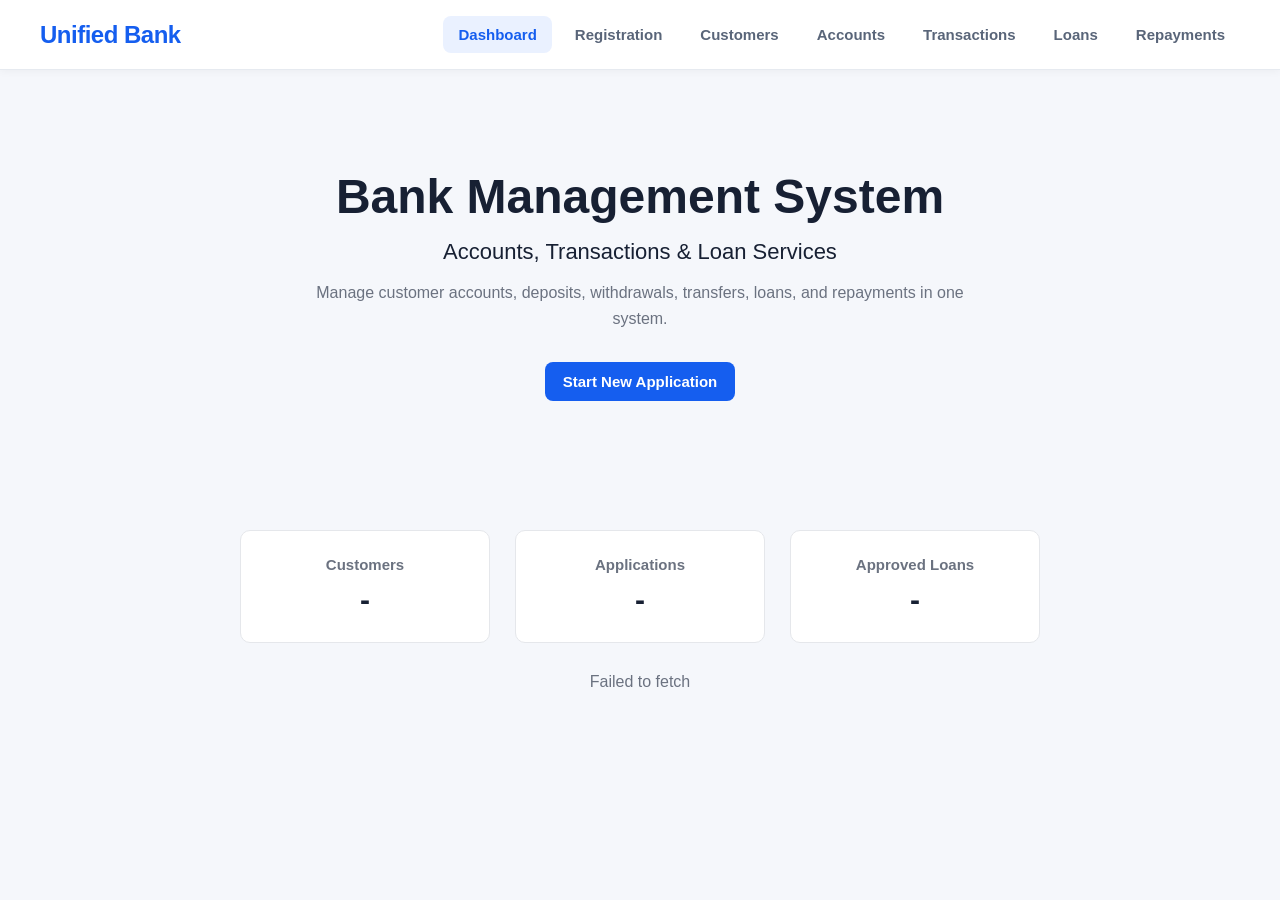
<file: frontend/index.html>
<!DOCTYPE html>
<html lang="en">
<head>
    <meta charset="UTF-8">
    <meta name="viewport" content="width=device-width, initial-scale=1.0">
    <title>Unified Bank Management System</title>
    <link rel="stylesheet" href="css/style.css">
</head>

<body>
<header class="navbar">

    <div class="logo">
        Unified Bank
    </div>

    <nav>

        <a href="../index.html" class="active">
            Dashboard
        </a>

        <a href="pages/registration.html">
            Registration
        </a>

        <a href="pages/customers.html">
            Customers
        </a>
        <a href="pages/accounts.html">Accounts</a>
        <a href="pages/transactions.html">Transactions</a>

        <a href="pages/loans.html">
            Loans
        </a>

        <a href="pages/repayments.html">
            Repayments
        </a>

    </nav>

</header>


    <main>

        <section class="hero">

            <div class="hero-content">

                <h1>Bank Management System</h1>

                <p>
                    Accounts, Transactions & Loan Services
                </p>

                <p class="description">
                    Manage customer accounts, deposits, withdrawals, transfers, loans, and repayments in one system.
                </p>

                <a href="pages/registration.html" class="primary-button">
                    Start New Application
                </a>

            </div>

        </section>


        <section class="statistics">

            <div class="stat-card">
                <h3>Customers</h3>
                <p id="customerCount">Loading...</p>
            </div>

            <div class="stat-card">
                <h3>Applications</h3>
                <p id="applicationCount">Loading...</p>
            </div>

            <div class="stat-card">
                <h3>Approved Loans</h3>
                <p id="approvedLoanCount">Loading...</p>
            </div>

        </section>

        <p id="dashboardMessage" class="dashboard-message" role="status" aria-live="polite"></p>

    </main>

    <script src="js/api.js"></script>
    <script src="js/script.js"></script>

</body>
</html>
</file>
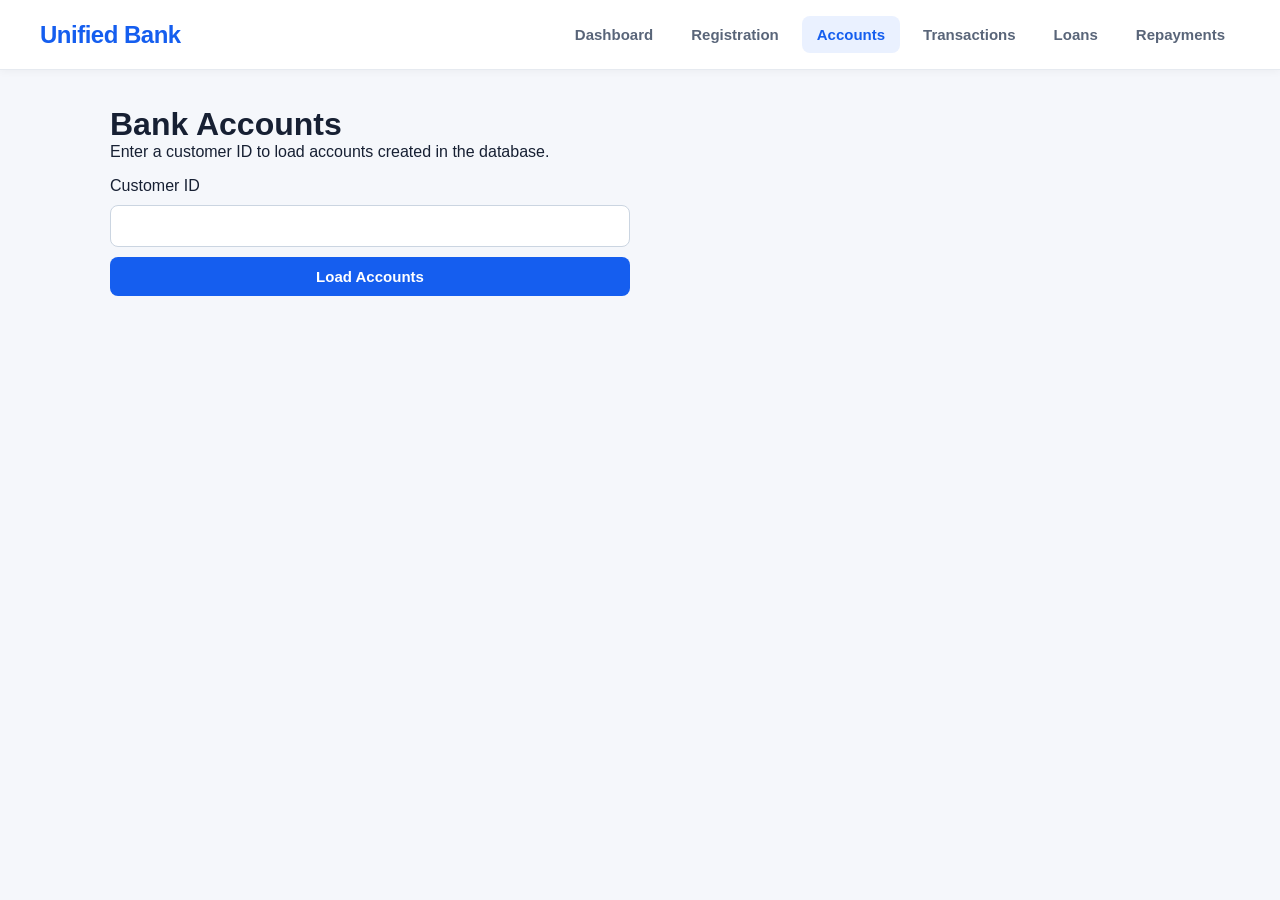
<file: frontend/pages/accounts.html>
<!DOCTYPE html><html lang="en"><head><meta charset="UTF-8"><meta name="viewport" content="width=device-width, initial-scale=1"><title>Accounts | Unified Bank</title><link rel="stylesheet" href="../css/style.css"></head><body><header class="navbar"><div class="logo">Unified Bank</div><nav><a href="../index.html">Dashboard</a><a href="registration.html">Registration</a><a href="accounts.html" class="active">Accounts</a><a href="transactions.html">Transactions</a><a href="loans.html">Loans</a><a href="repayments.html">Repayments</a></nav></header><main class="page-content"><h1>Bank Accounts</h1><p>Enter a customer ID to load accounts created in the database.</p><form id="accountSearch"><label for="customerId">Customer ID</label><input id="customerId" type="number" min="1" required><button class="primary-button" type="submit">Load Accounts</button></form><p id="message" role="status"></p><div id="accounts" class="cards-grid"></div></main><script src="../js/api.js"></script><script src="../js/accounts.js"></script></body></html>
</file>
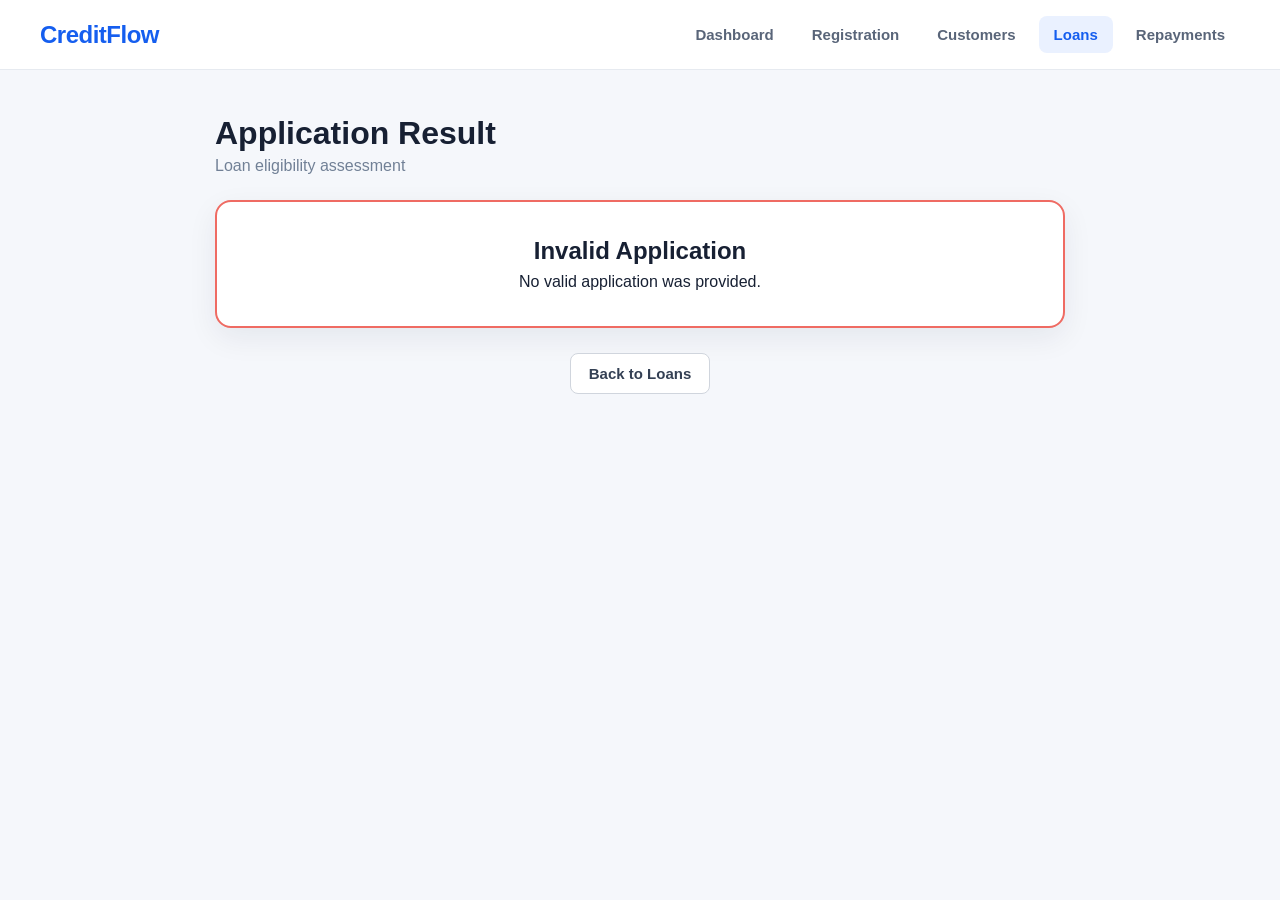
<file: frontend/pages/application-result.html>
<!DOCTYPE html>
<html lang="en">

<head>

    <meta charset="UTF-8">

    <meta name="viewport"
          content="width=device-width, initial-scale=1.0">

    <title>Application Result - CreditFlow</title>

    <link rel="stylesheet"
          href="../css/style.css">

</head>


<body>

<header class="navbar">

    <div class="logo">
        CreditFlow
    </div>


    <nav>

        <a href="../index.html">
            Dashboard
        </a>

        <a href="registration.html">
            Registration
        </a>

        <a href="customers.html">
            Customers
        </a>

        <a href="loans.html"
           class="active">
            Loans
        </a>

        <a href="repayments.html">
            Repayments
        </a>

    </nav>

</header>


<main class="result-page">

    <div class="result-container">

        <div class="page-heading">

            <h1>
                Application Result
            </h1>

            <p>
                Loan eligibility assessment
            </p>

        </div>


        <div id="resultContainer">

            <p class="loading">
                Evaluating application...
            </p>

        </div>


        <div class="result-actions">

            <a
                href="loans.html"
                class="secondary-button">

                Back to Loans

            </a>


            <a
                id="repaymentButton"
                href="#"
                class="primary-button"
                style="display:none;">

                View Repayment Schedule

            </a>

        </div>

    </div>

</main>


<script src="../js/api.js"></script>
<script src="../js/application-result.js"></script>

</body>

</html>
</file>
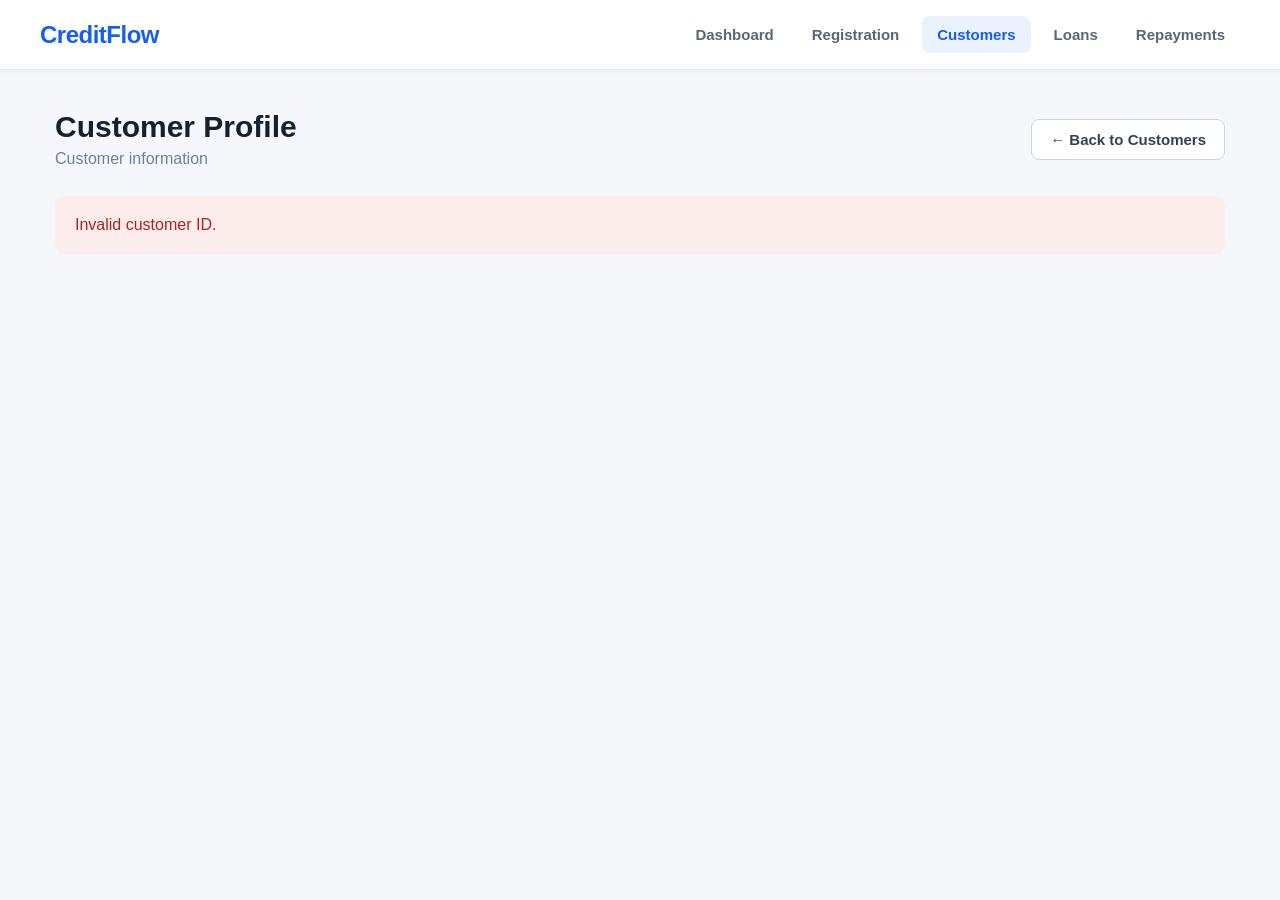
<file: frontend/pages/customer-profile.html>
<!DOCTYPE html>
<html lang="en">

<head>

    <meta charset="UTF-8">
    <meta name="viewport"
          content="width=device-width, initial-scale=1.0">

    <title>Customer Profile - CreditFlow</title>

    <link rel="stylesheet"
          href="../css/style.css">

</head>


<body>

<header class="navbar">

    <div class="logo">
        CreditFlow
    </div>

    <nav>

        <a href="../index.html">
            Dashboard
        </a>

        <a href="registration.html">
            Registration
        </a>

        <a href="customers.html"
           class="active">
            Customers
        </a>

        <a href="loans.html">
            Loans
        </a>

        <a href="repayments.html">
            Repayments
        </a>

    </nav>

</header>


<main class="page">

    <div class="page-header">

        <div>

            <h1>
                Customer Profile
            </h1>

            <p>
                Customer information
            </p>

        </div>

        <a href="customers.html"
           class="secondary-button">
            ← Back to Customers
        </a>

    </div>


    <div id="customerDetails">

        <p class="loading">
            Loading customer...
        </p>

    </div>

</main>


<script src="../js/api.js"></script>
<script src="../js/customer-profile.js"></script>

</body>

</html>
</file>
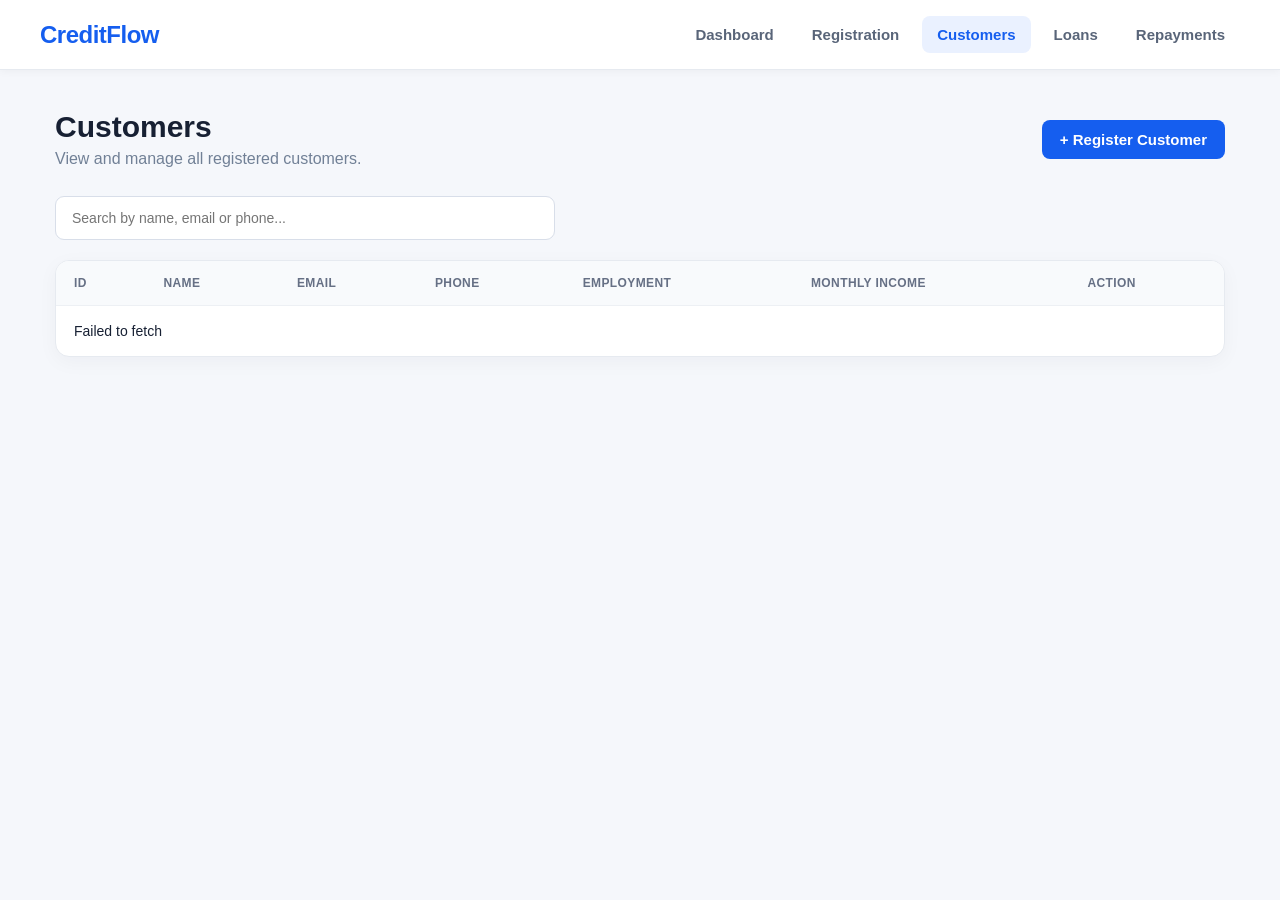
<file: frontend/pages/customers.html>
<!DOCTYPE html>
<html lang="en">

<head>
    <meta charset="UTF-8">
    <meta name="viewport" content="width=device-width, initial-scale=1.0">

    <title>Customers - CreditFlow</title>

    <link rel="stylesheet" href="../css/style.css">
</head>

<body>

<header class="navbar">

    <div class="logo">CreditFlow</div>

    <nav>

        <a href="../index.html">Dashboard</a>

        <a href="registration.html">Registration</a>

        <a href="customers.html" class="active">
            Customers
        </a>

        <a href="loans.html">
            Loans
        </a>

        <a href="repayments.html">
            Repayments
        </a>

    </nav>

</header>


<main class="page">

    <div class="page-header">

        <div>
            <h1>Customers</h1>

            <p>
                View and manage all registered customers.
            </p>
        </div>

        <a href="registration.html"
           class="primary-button">
            + Register Customer
        </a>

    </div>


    <div class="search-bar">

        <input
            type="text"
            id="customerSearch"
            placeholder="Search by name, email or phone..."
        >

    </div>


    <div class="table-card">

        <table>

            <thead>

                <tr>

                    <th>ID</th>

                    <th>Name</th>

                    <th>Email</th>

                    <th>Phone</th>

                    <th>Employment</th>

                    <th>Monthly Income</th>

                    <th>Action</th>

                </tr>

            </thead>


            <tbody id="customerTable">

                <tr>

                    <td colspan="7"
                        class="loading">

                        Loading customers...

                    </td>

                </tr>

            </tbody>

        </table>

    </div>

</main>


<script src="../js/api.js"></script>
<script src="../js/customers.js"></script>

</body>

</html>
</file>
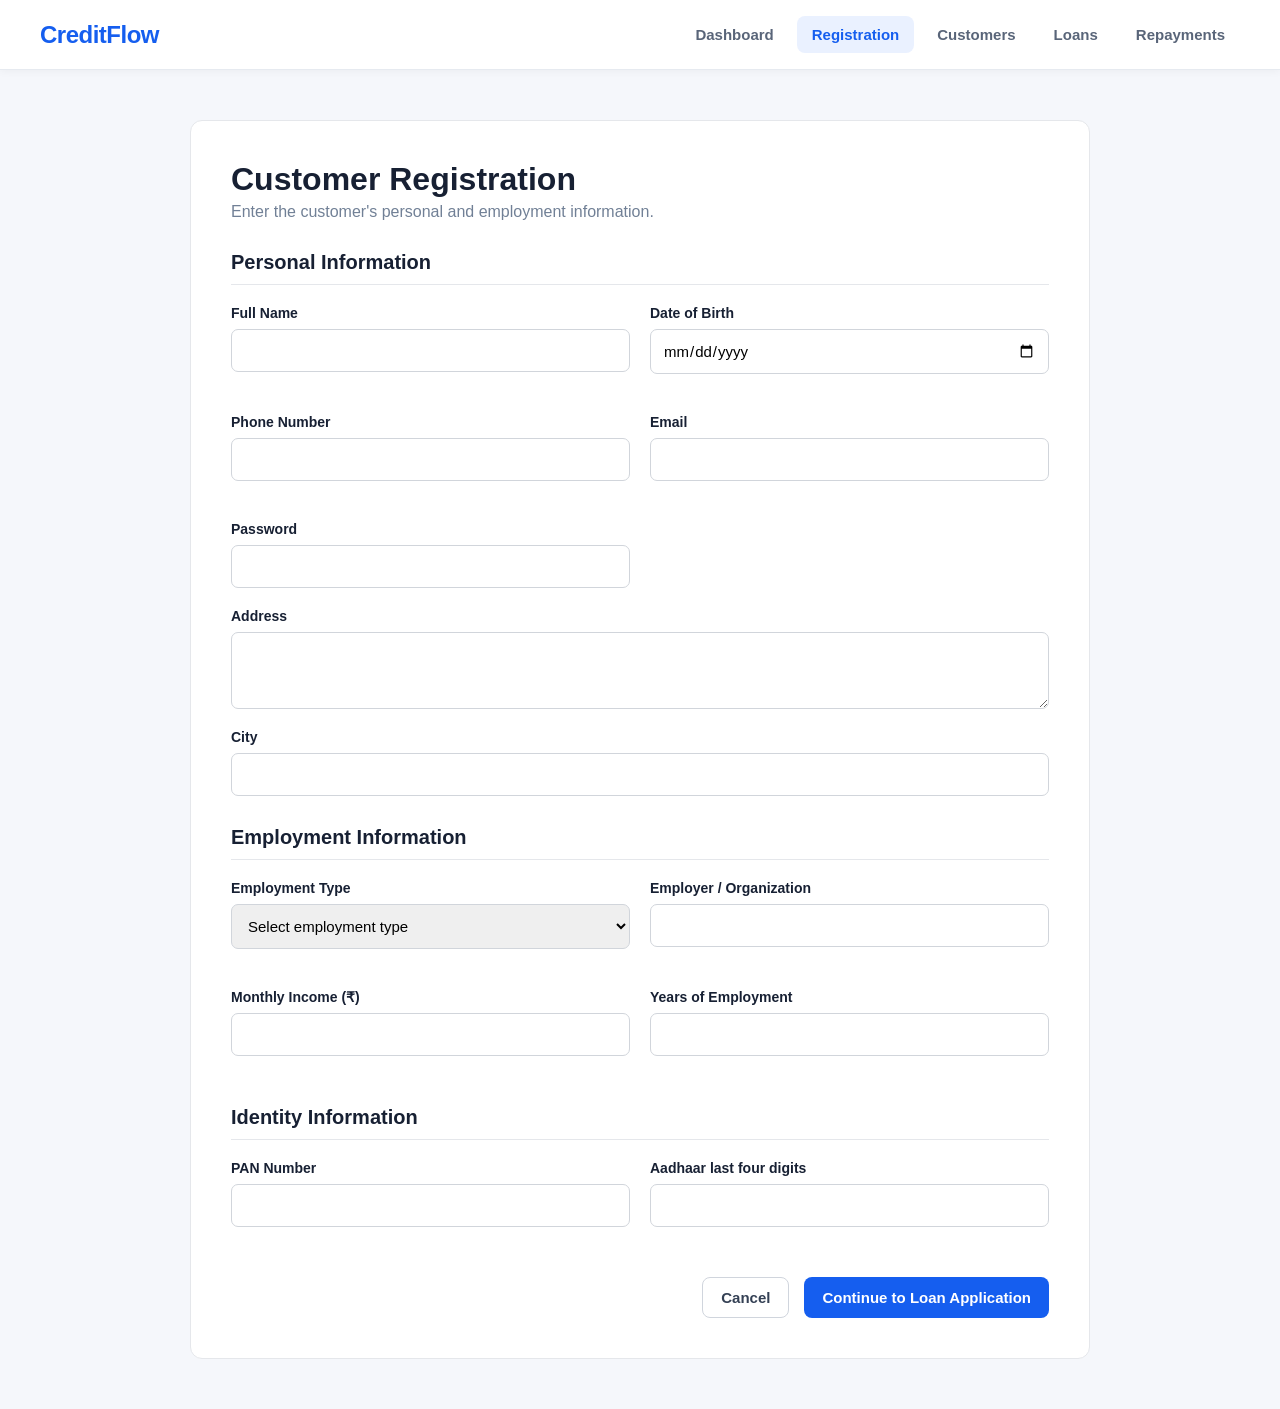
<file: frontend/pages/loan-application.html>
<!DOCTYPE html>
<html lang="en">
<head>
    <meta charset="UTF-8">
    <meta name="viewport" content="width=device-width, initial-scale=1.0">
    <title>Loan Application - CreditFlow</title>
    <link rel="stylesheet" href="../css/style.css">
</head>

<body>

<header class="navbar">

    <div class="logo">
        CreditFlow
    </div>

    <nav>

        <a href="../index.html">
            Dashboard
        </a>

        <a href="registration.html">
            Registration
        </a>

        <a href="customers.html">
            Customers
        </a>

        <a href="loans.html" class="active">
            Loans
        </a>

        <a href="repayments.html">
            Repayments
        </a>

    </nav>

</header>


<main class="form-page">

    <div class="form-container">

        <div class="page-heading">

            <h1>Loan Application</h1>

            <p>
                Enter loan and credit information for the customer.
            </p>

        </div>


        <div class="customer-summary">

            <h3>Customer</h3>

            <p>
                <strong>Name:</strong>
                <span id="customerName"></span>
            </p>

            <p>
                <strong>Customer ID:</strong>
                <span id="customerId"></span>
            </p>

        </div>


        <form id="loanForm">

            <h2>Loan Information</h2>

            <div class="form-grid">

                <div class="form-group">

                    <label for="loanAmount">
                        Loan Amount (₹)
                    </label>

                    <input
                        type="number"
                        id="loanAmount"
                        min="1"
                        required
                    >

                </div>


                <div class="form-group">

                    <label for="loanTenure">Loan Tenure (Months)</label>

                    <input
                        type="number"
                        id="loanTenure"
                        min="6"
                        max="360"
                        required
                    >

                </div>


                <div class="form-group">

                    <label for="loanTypeId">Loan Product</label>

                    <select id="loanTypeId" required>

                        <option value="">Loading loan products...</option>

                    </select>

                </div>


                <div class="form-group">

                    <label for="loanPurpose">Loan Purpose</label>

                    <select id="loanPurpose" required>
                        <option value="">Select purpose</option>
                        <option value="Education">Education</option>
                        <option value="Home">Home</option>
                        <option value="Vehicle">Vehicle</option>
                        <option value="Personal">Personal</option>
                        <option value="Business">Business</option>
                    </select>

                </div>


                <div class="form-group">

                    <label for="existingEmi">Existing Monthly EMI (₹)</label>

                    <input
                        type="number"
                        id="existingEmi"
                        min="0"
                        step="0.01"
                        required
                    >

                </div>

            </div>


            <h2>Credit Information</h2>

            <div class="form-grid">

                <div class="form-group">

                    <label for="creditScore">
                        Credit Score
                    </label>

                    <input
                        type="number"
                        id="creditScore"
                        min="300"
                        max="900"
                        required
                    >

                </div>


            </div>

            <p id="formMessage" role="alert" aria-live="polite"></p>


            <div class="button-container">

                <a href="registration.html"
                   class="secondary-button">
                    Back
                </a>

                <button
                    type="submit"
                    class="primary-button">
                    Submit Application
                </button>

            </div>

        </form>

    </div>

</main>


<script src="../js/api.js"></script>
<script src="../js/loan-application.js"></script>

</body>
</html>
</file>
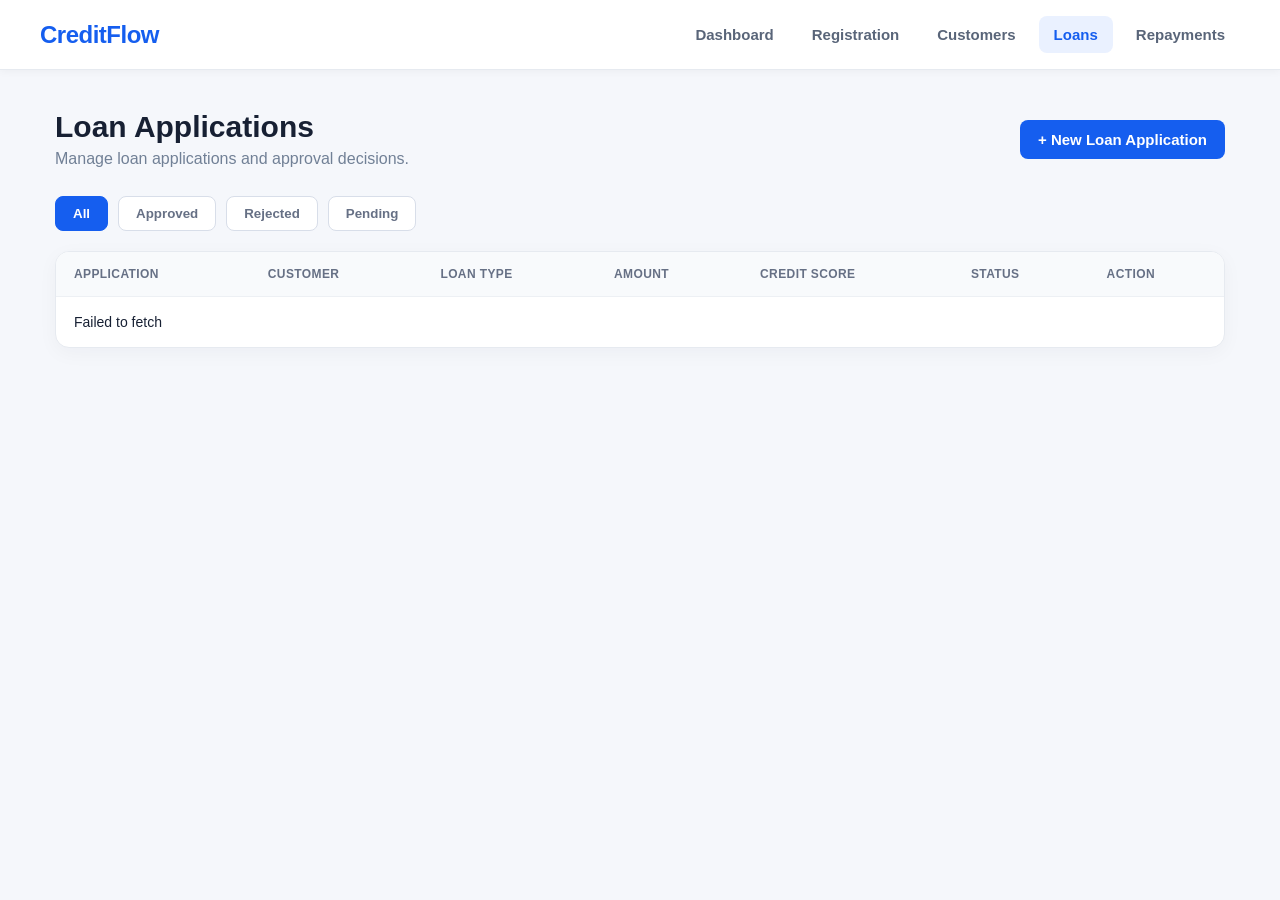
<file: frontend/pages/loans.html>
<!DOCTYPE html>
<html lang="en">

<head>

    <meta charset="UTF-8">

    <meta name="viewport"
          content="width=device-width, initial-scale=1.0">

    <title>Loans - CreditFlow</title>

    <link rel="stylesheet"
          href="../css/style.css">

</head>


<body>

<header class="navbar">

    <div class="logo">
        CreditFlow
    </div>


    <nav>

        <a href="../index.html">
            Dashboard
        </a>

        <a href="registration.html">
            Registration
        </a>

        <a href="customers.html">
            Customers
        </a>

        <a href="loans.html"
           class="active">
            Loans
        </a>

        <a href="repayments.html">
            Repayments
        </a>

    </nav>

</header>


<main class="page">


    <div class="page-header">

        <div>

            <h1>
                Loan Applications
            </h1>

            <p>
                Manage loan applications and
                approval decisions.
            </p>

        </div>


        <a href="loan-application.html"
           class="primary-button">

            + New Loan Application

        </a>

    </div>


    <div class="loan-filters">

        <button
            class="filter-button active"
            data-filter="ALL">
            All
        </button>

        <button
            class="filter-button"
            data-filter="APPROVED">
            Approved
        </button>

        <button
            class="filter-button"
            data-filter="REJECTED">
            Rejected
        </button>

        <button
            class="filter-button"
            data-filter="PENDING">
            Pending
        </button>

    </div>


    <div class="table-card">

        <table>

            <thead>

                <tr>

                    <th>Application</th>

                    <th>Customer</th>

                    <th>Loan Type</th>

                    <th>Amount</th>

                    <th>Credit Score</th>

                    <th>Status</th>

                    <th>Action</th>

                </tr>

            </thead>


            <tbody id="applicationTable">

                <tr>

                    <td colspan="7"
                        class="loading">

                        Loading applications...

                    </td>

                </tr>

            </tbody>

        </table>

    </div>

</main>


<script src="../js/api.js"></script>
<script src="../js/loans.js"></script>

</body>

</html>
</file>
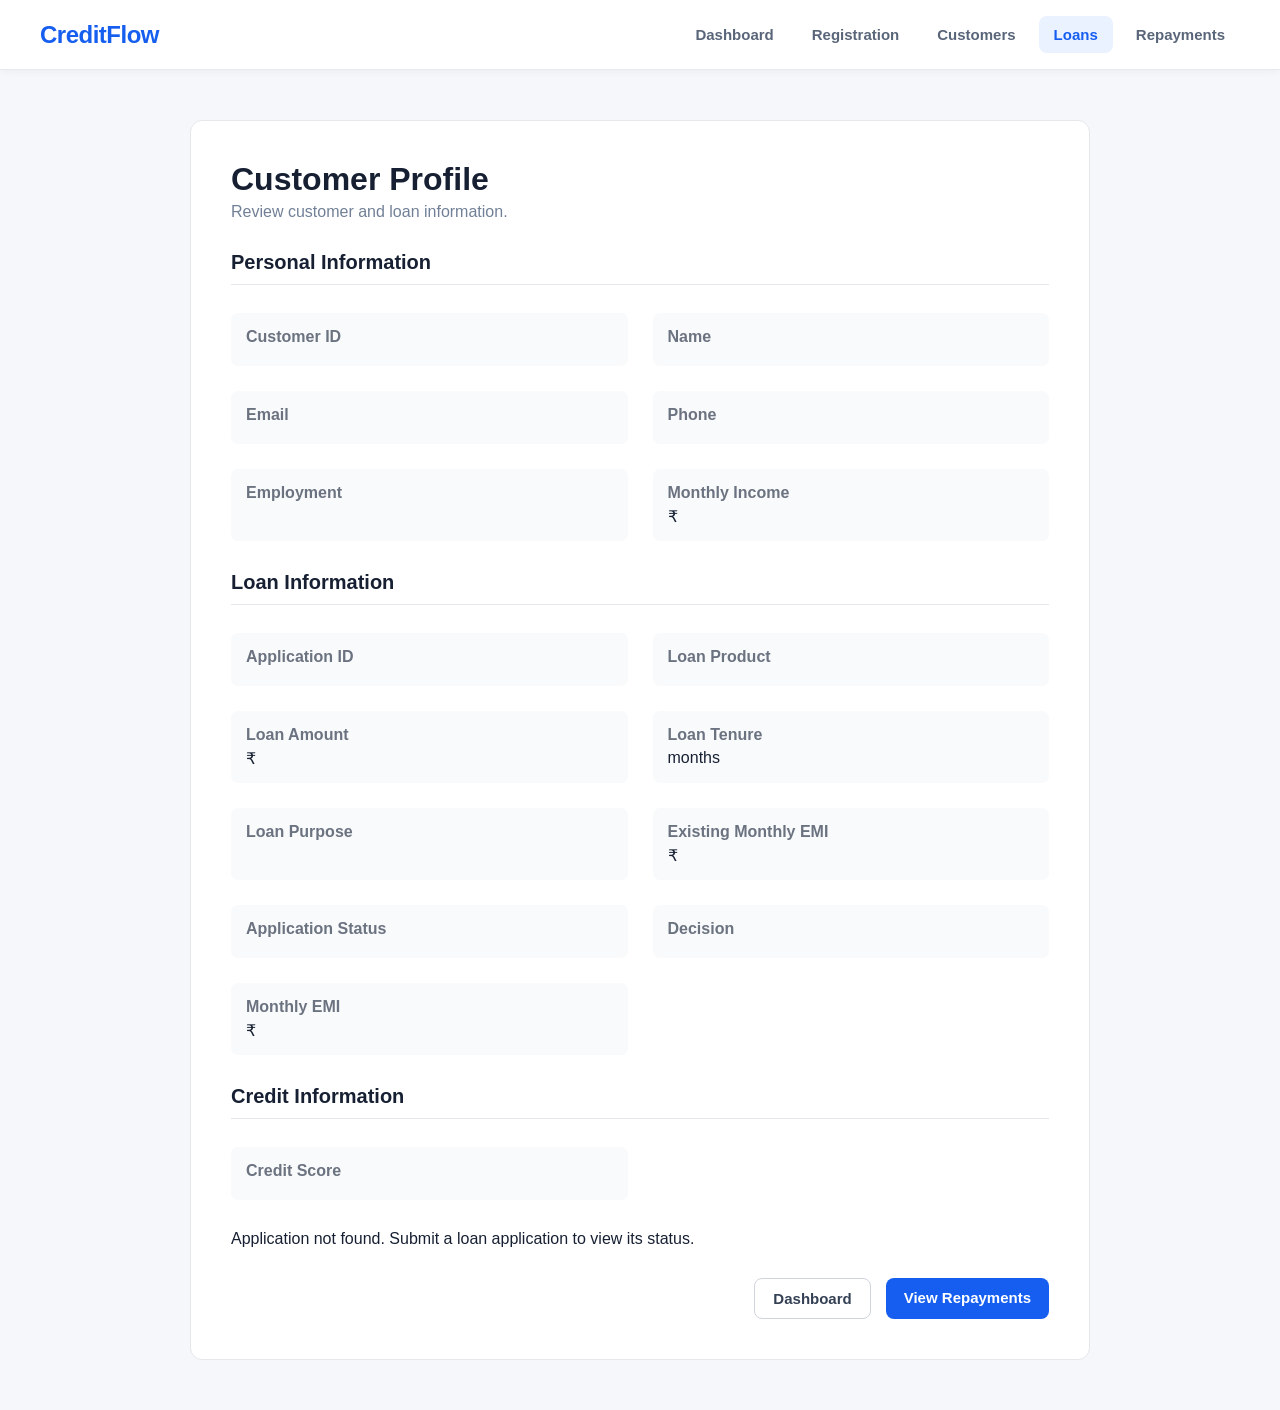
<file: frontend/pages/profile.html>
<!DOCTYPE html>
<html lang="en">

<head>

    <meta charset="UTF-8">

    <meta name="viewport"
          content="width=device-width, initial-scale=1.0">

    <title>Customer Profile - CreditFlow</title>

    <link rel="stylesheet"
          href="../css/style.css">

</head>


<body>

<header class="navbar">

    <div class="logo">
        CreditFlow
    </div>

    <nav>

        <a href="../index.html">
            Dashboard
        </a>

        <a href="registration.html">
            Registration
        </a>

        <a href="customers.html">
            Customers
        </a>

        <a href="loans.html" class="active">
            Loans
        </a>

        <a href="repayments.html">
            Repayments
        </a>

    </nav>

</header>


<main class="form-page">

    <div class="form-container">

        <div class="page-heading">

            <h1>Customer Profile</h1>

            <p>
                Review customer and loan information.
            </p>

        </div>


        <div class="profile-section">

            <h2>Personal Information</h2>

            <div class="profile-grid">

                <p>
                    <strong>Customer ID</strong>
                    <span id="customerId"></span>
                </p>

                <p>
                    <strong>Name</strong>
                    <span id="name"></span>
                </p>

                <p>
                    <strong>Email</strong>
                    <span id="email"></span>
                </p>

                <p>
                    <strong>Phone</strong>
                    <span id="phone"></span>
                </p>

                <p>
                    <strong>Employment</strong>
                    <span id="employment"></span>
                </p>

                <p>
                    <strong>Monthly Income</strong>
                    ₹<span id="income"></span>
                </p>

            </div>

        </div>


        <div class="profile-section">

            <h2>Loan Information</h2>

            <div class="profile-grid">

                <p>
                    <strong>Application ID</strong>
                    <span id="applicationId"></span>
                </p>

                <p>
                    <strong>Loan Product</strong>
                    <span id="loanType"></span>
                </p>

                <p>
                    <strong>Loan Amount</strong>
                    ₹<span id="loanAmount"></span>
                </p>

                <p>
                    <strong>Loan Tenure</strong>
                    <span id="loanTenure"></span> months
                </p>

                <p>
                    <strong>Loan Purpose</strong>
                    <span id="loanPurpose"></span>
                </p>

                <p>
                    <strong>Existing Monthly EMI</strong>
                    ₹<span id="existingEmi"></span>
                </p>

                <p>
                    <strong>Application Status</strong>
                    <span id="applicationStatus"></span>
                </p>

                <p>
                    <strong>Decision</strong>
                    <span id="decisionReason"></span>
                </p>

                <p>
                    <strong>Monthly EMI</strong>
                    ₹<span id="monthlyEmi"></span>
                </p>

            </div>

        </div>


        <div class="profile-section">

            <h2>Credit Information</h2>

            <div class="profile-grid">

                <p>
                    <strong>Credit Score</strong>
                    <span id="creditScore"></span>
                </p>

            </div>

        </div>

        <p id="profileMessage" role="status" aria-live="polite"></p>


        <div class="button-container">

            <a href="../index.html"
               class="secondary-button">
                Dashboard
            </a>

            <a id="repaymentLink" href="repayments.html"
               class="primary-button">
                View Repayments
            </a>

        </div>

    </div>

</main>


<script src="../js/api.js"></script>
<script src="../js/profile.js"></script>

</body>

</html>
</file>
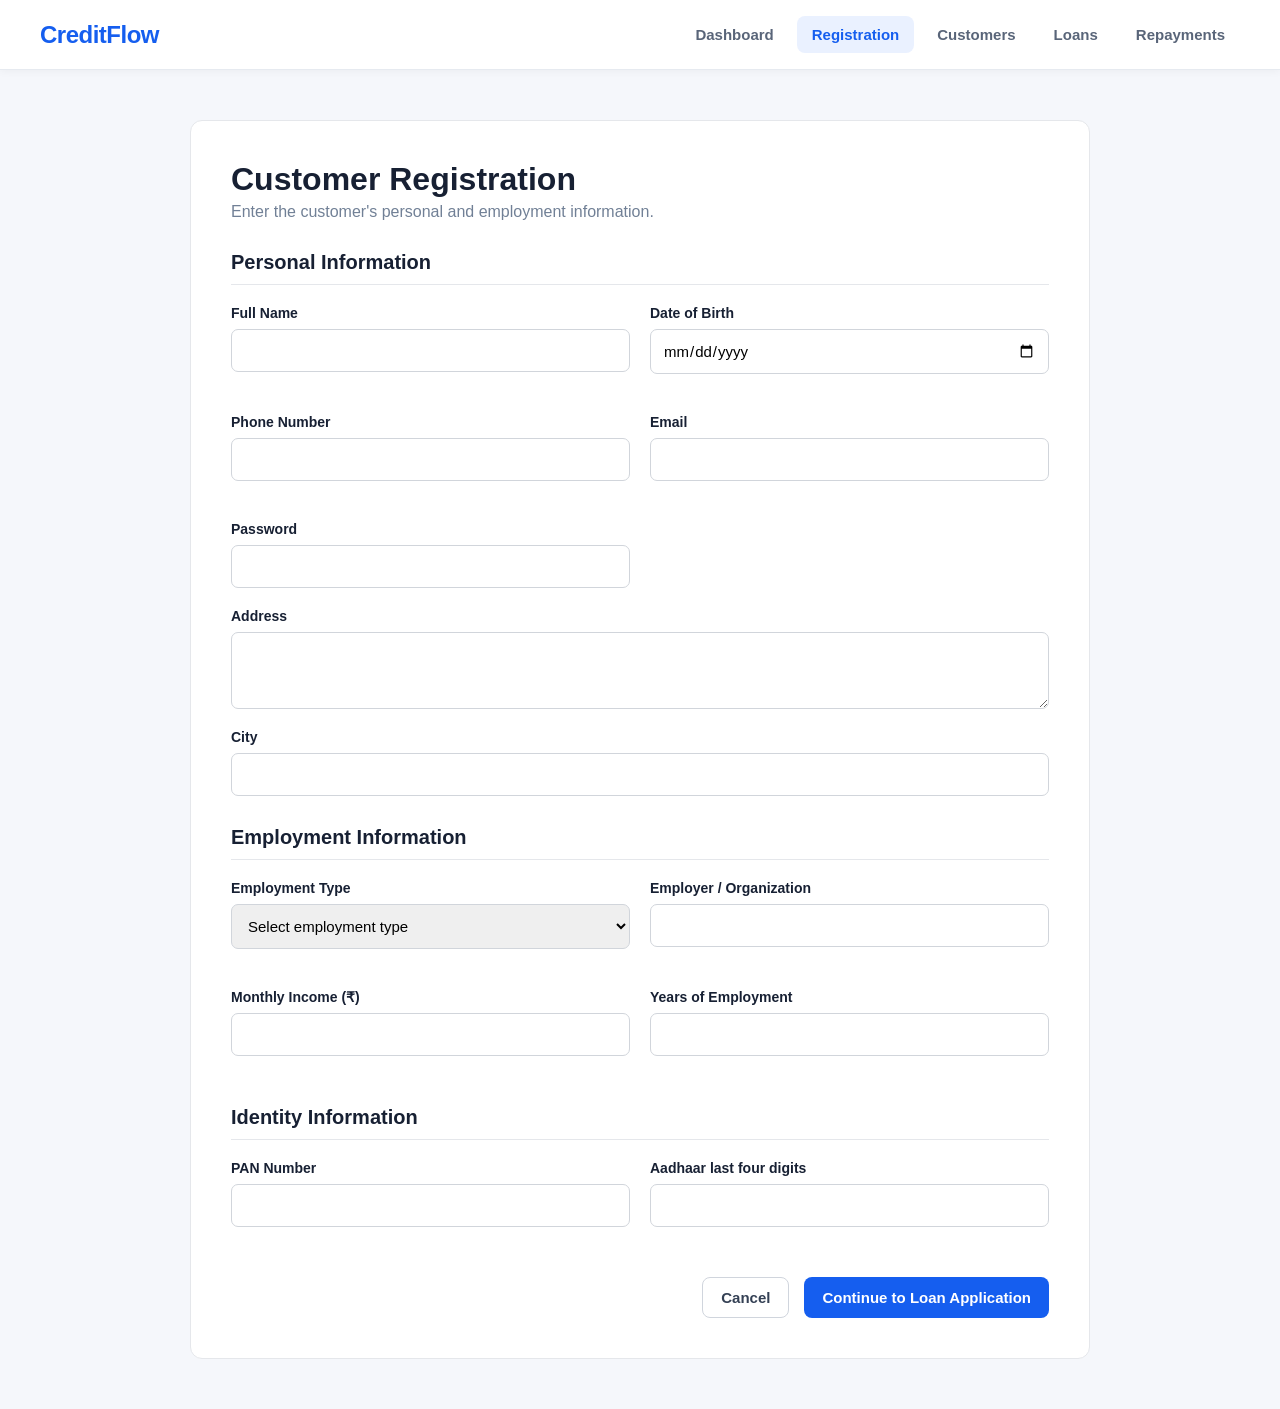
<file: frontend/pages/registration.html>
<!DOCTYPE html>
<html lang="en">
<head>
    <meta charset="UTF-8">
    <meta name="viewport" content="width=device-width, initial-scale=1.0">
    <title>Customer Registration - CreditFlow</title>
    <link rel="stylesheet" href="../css/style.css">
</head>

<body>

<header class="navbar">

    <div class="logo">
        CreditFlow
    </div>

    <nav>

        <a href="../index.html">
            Dashboard
        </a>

        <a href="registration.html" class="active">
            Registration
        </a>

        <a href="customers.html">
            Customers
        </a>

        <a href="loans.html">
            Loans
        </a>

        <a href="repayments.html">
            Repayments
        </a>

    </nav>

</header>


<main class="form-page">

    <div class="form-container">

        <div class="page-heading">
            <h1>Customer Registration</h1>
            <p>Enter the customer's personal and employment information.</p>
        </div>


        <form id="registrationForm">

            <h2>Personal Information</h2>

            <div class="form-grid">

                <div class="form-group">
                    <label for="name">Full Name</label>
                    <input type="text" id="name" required>
                </div>

                <div class="form-group">
                    <label for="dob">Date of Birth</label>
                    <input type="date" id="dob" required>
                </div>

                <div class="form-group">
                    <label for="phone">Phone Number</label>
                    <input type="tel" id="phone" required>
                </div>

                <div class="form-group">
                    <label for="email">Email</label>
                    <input type="email" id="email" required>
                </div>

                <div class="form-group">
                    <label for="password">Password</label>
                    <input type="password" id="password" minlength="8" autocomplete="new-password" required>
                </div>

            </div>


            <div class="form-group">
                <label for="address">Address</label>
                <textarea id="address" rows="3" required></textarea>
            </div>

            <div class="form-group">
                <label for="city">City</label>
                <input type="text" id="city" maxlength="80" required>
            </div>


            <h2>Employment Information</h2>

            <div class="form-grid">

                <div class="form-group">
                    <label for="employment">Employment Type</label>

                    <select id="employment" required>
                        <option value="">Select employment type</option>
                        <option value="SALARIED">Salaried</option>
                        <option value="SELF_EMPLOYED">Self Employed</option>
                        <option value="BUSINESS">Business Owner</option>
                        <option value="OTHER">Other</option>
                    </select>
                </div>


                <div class="form-group">
                    <label for="employer">Employer / Organization</label>
                    <input type="text" id="employer" required>
                </div>


                <div class="form-group">
                    <label for="income">Monthly Income (₹)</label>
                    <input type="number" id="income" min="0" required>
                </div>


                <div class="form-group">
                    <label for="experience">Years of Employment</label>
                    <input type="number" id="experience" min="0" step="0.1" required>
                </div>

            </div>

            <h2>Identity Information</h2>

            <div class="form-grid">
                <div class="form-group">
                    <label for="panNumber">PAN Number</label>
                    <input type="text" id="panNumber" maxlength="10" autocomplete="off" required>
                </div>

                <div class="form-group">
                    <label for="aadhaarLast4">Aadhaar last four digits</label>
                    <input type="text" id="aadhaarLast4" inputmode="numeric" minlength="4" maxlength="4" pattern="[0-9]{4}" autocomplete="off" required>
                </div>
            </div>

            <p id="formMessage" role="alert" aria-live="polite"></p>


            <div class="button-container">

                <a href="../index.html" class="secondary-button">
                    Cancel
                </a>

                <button type="submit" class="primary-button">
                    Continue to Loan Application
                </button>

            </div>

        </form>

    </div>

</main>


<script src="../js/api.js"></script>
<script src="../js/registration.js"></script>

</body>
</html>
</file>
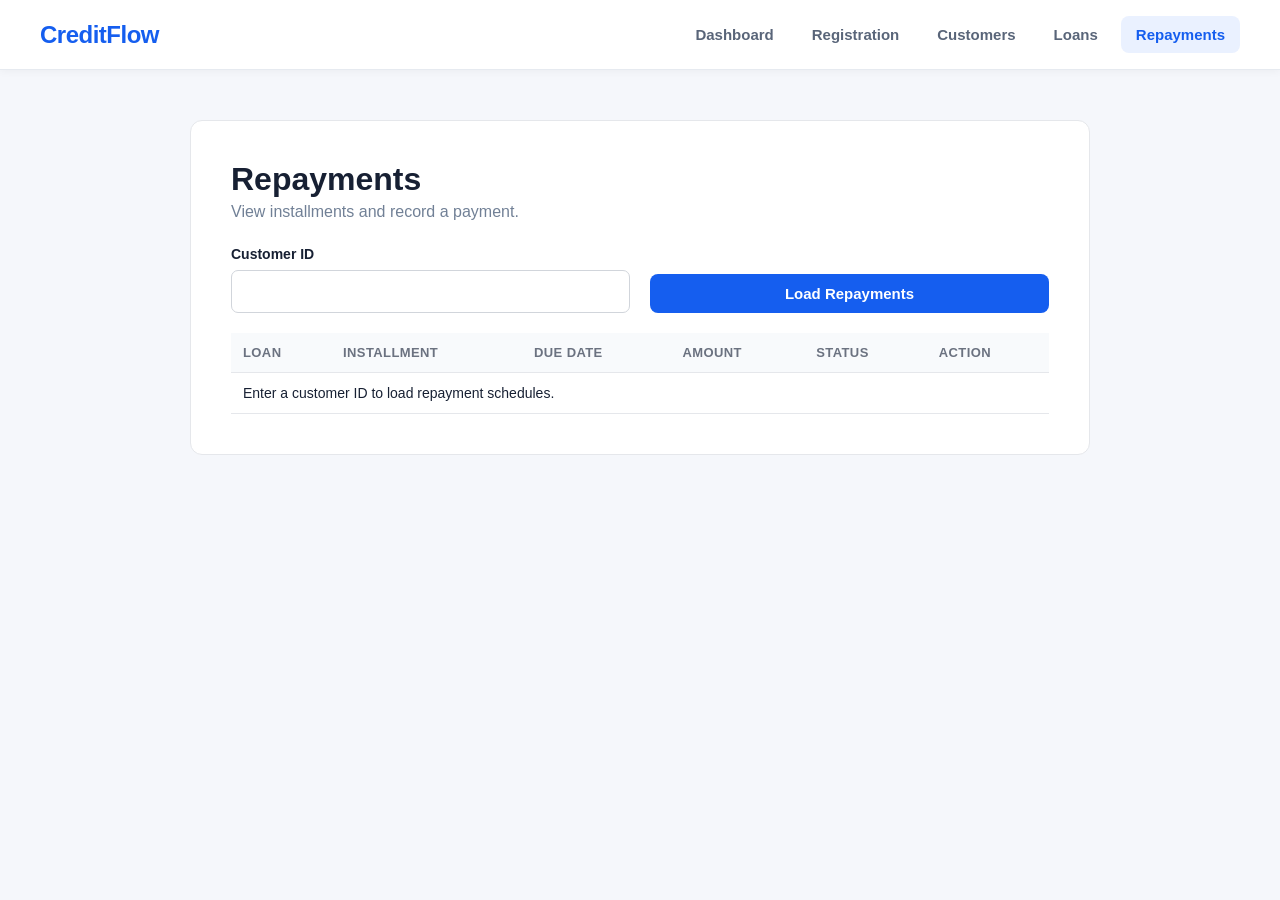
<file: frontend/pages/repayments.html>
<!DOCTYPE html>
<html lang="en">
<head>
    <meta charset="UTF-8">
    <meta name="viewport" content="width=device-width, initial-scale=1.0">
    <title>Repayments - CreditFlow</title>
    <link rel="stylesheet" href="../css/style.css">
</head>
<body>
<header class="navbar">

    <div class="logo">
        CreditFlow
    </div>

    <nav>

        <a href="../index.html">
            Dashboard
        </a>

        <a href="registration.html">
            Registration
        </a>

        <a href="customers.html">
            Customers
        </a>

        <a href="loans.html">
            Loans
        </a>

        <a href="repayments.html" class="active">
            Repayments
        </a>

    </nav>

</header>

<main class="form-page">
    <div class="form-container">
        <div class="page-heading">
            <h1>Repayments</h1>
            <p>View installments and record a payment.</p>
        </div>

        <form id="customerSearchForm" class="form-grid">
            <div class="form-group">
                <label for="customerId">Customer ID</label>
                <input type="number" id="customerId" min="1" required>
            </div>
            <div class="form-group" style="justify-content: flex-end;">
                <button type="submit" class="primary-button">Load Repayments</button>
            </div>
        </form>

        <p id="repaymentMessage" role="status" aria-live="polite"></p>

        <div class="repayment-table-wrapper">
            <table class="repayment-table">
                <thead>
                    <tr>
                        <th>Loan</th>
                        <th>Installment</th>
                        <th>Due Date</th>
                        <th>Amount</th>
                        <th>Status</th>
                        <th>Action</th>
                    </tr>
                </thead>
                <tbody id="repaymentRows">
                    <tr><td colspan="6">Enter a customer ID to load repayment schedules.</td></tr>
                </tbody>
            </table>
        </div>
    </div>
</main>

<script src="../js/api.js"></script>
<script src="../js/repayments.js"></script>
</body>
</html>
</file>
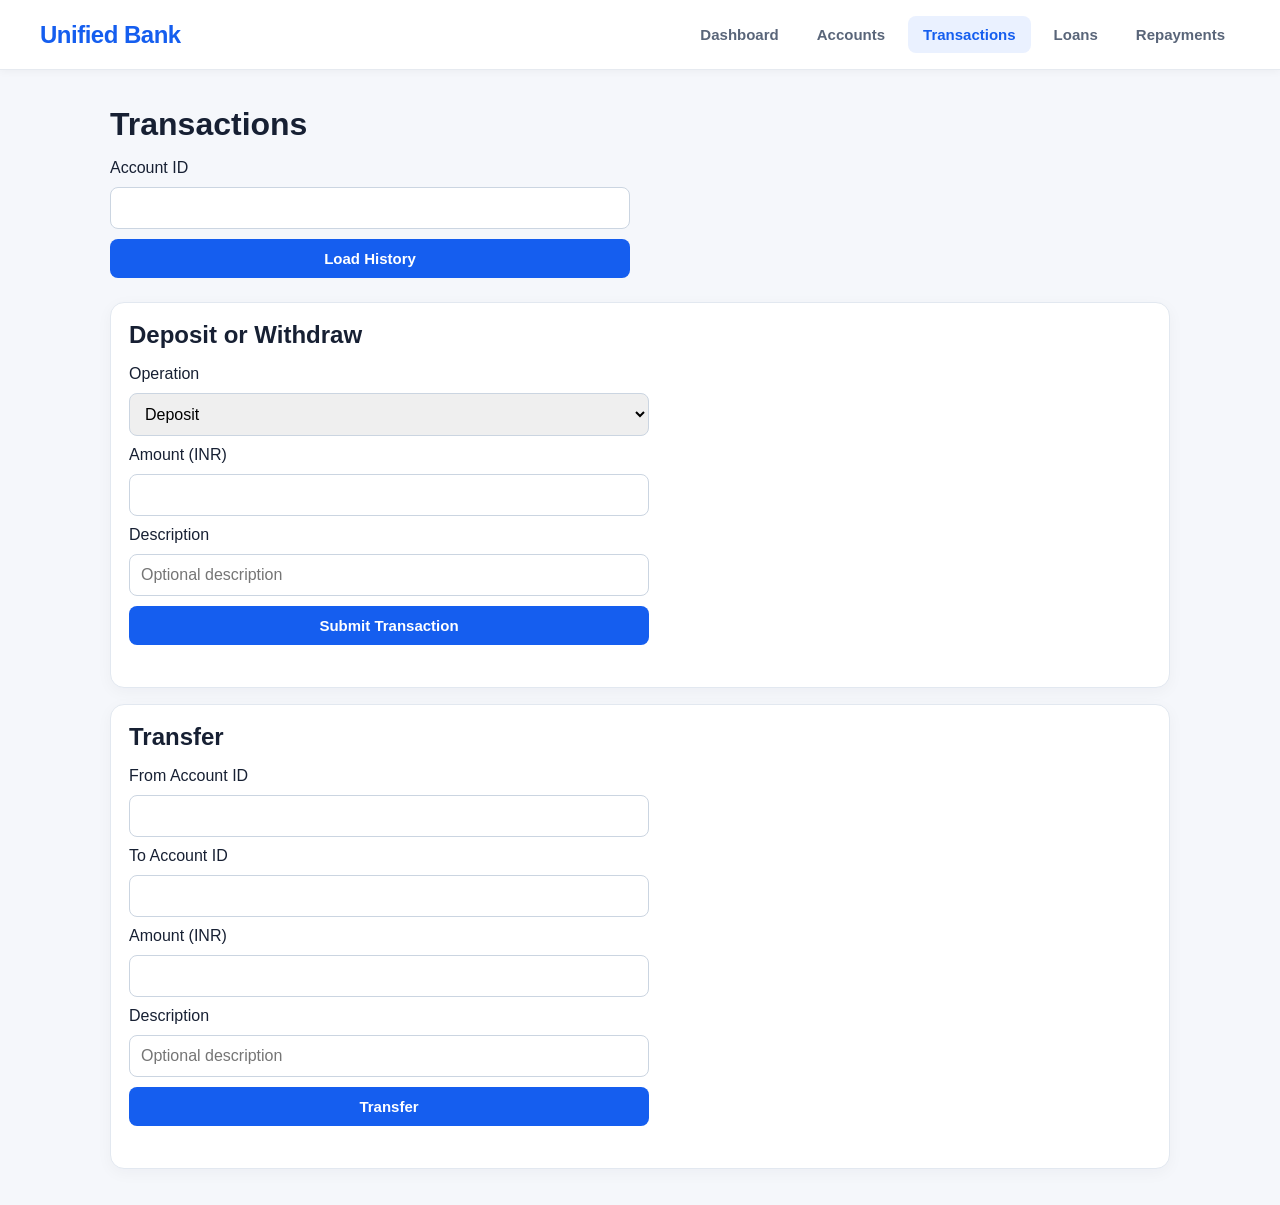
<file: frontend/pages/transactions.html>
<!DOCTYPE html><html lang="en"><head><meta charset="UTF-8"><meta name="viewport" content="width=device-width, initial-scale=1"><title>Transactions | Unified Bank</title><link rel="stylesheet" href="../css/style.css"></head><body><header class="navbar"><div class="logo">Unified Bank</div><nav><a href="../index.html">Dashboard</a><a href="accounts.html">Accounts</a><a href="transactions.html" class="active">Transactions</a><a href="loans.html">Loans</a><a href="repayments.html">Repayments</a></nav></header><main class="page-content"><h1>Transactions</h1><form id="transactionSearch"><label for="accountId">Account ID</label><input id="accountId" type="number" min="1" required><button class="primary-button" type="submit">Load History</button></form><section class="form-card"><h2>Deposit or Withdraw</h2><form id="moneyForm"><label for="operation">Operation</label><select id="operation"><option value="deposit">Deposit</option><option value="withdraw">Withdraw</option></select><label for="amount">Amount (INR)</label><input id="amount" type="number" min="0.01" step="0.01" required><label for="description">Description</label><input id="description" maxlength="255" placeholder="Optional description"><button class="primary-button" type="submit">Submit Transaction</button></form></section><section class="form-card"><h2>Transfer</h2><form id="transferForm"><label for="fromAccount">From Account ID</label><input id="fromAccount" type="number" min="1" required><label for="toAccount">To Account ID</label><input id="toAccount" type="number" min="1" required><label for="transferAmount">Amount (INR)</label><input id="transferAmount" type="number" min="0.01" step="0.01" required><label for="transferDescription">Description</label><input id="transferDescription" maxlength="255" placeholder="Optional description"><button class="primary-button" type="submit">Transfer</button></form></section><p id="message" role="status"></p><div id="transactions"></div></main><script src="../js/api.js"></script><script src="../js/banking.js"></script></body></html>
</file>
<file: frontend/css/style.css>
* {
    margin: 0;
    padding: 0;
    box-sizing: border-box;
}

body {
    font-family: Arial, sans-serif;
    background: #f5f7fb;
    color: #1f2937;
}


/* Navigation */

.navbar {
    height: 70px;
    background: white;
    display: flex;
    align-items: center;
    justify-content: space-between;
    padding: 0 60px;
    border-bottom: 1px solid #e5e7eb;
}

.logo {
    font-size: 24px;
    font-weight: bold;
}

.navbar nav {
    display: flex;
    gap: 30px;
}

.navbar a {
    text-decoration: none;
    color: #374151;
    font-size: 15px;
}

.navbar a:hover {
    color: #111827;
}


/* Hero */

.hero {
    min-height: 430px;
    display: flex;
    justify-content: center;
    align-items: center;
    text-align: center;
}

.hero-content {
    max-width: 700px;
}

.hero h1 {
    font-size: 48px;
    margin-bottom: 15px;
}

.hero p {
    font-size: 22px;
    margin-bottom: 15px;
}

.hero .description {
    font-size: 16px;
    color: #6b7280;
    line-height: 1.6;
    margin-bottom: 30px;
}


/* Button */

.primary-button {
    display: inline-block;
    padding: 14px 28px;
    background: #111827;
    color: white;
    text-decoration: none;
    border-radius: 8px;
    font-size: 16px;
}

.primary-button:hover {
    background: #374151;
}


/* Statistics */

.statistics {
    display: flex;
    justify-content: center;
    gap: 25px;
    padding: 30px 60px;
}

.stat-card {
    background: white;
    width: 250px;
    padding: 25px;
    border-radius: 10px;
    text-align: center;
    border: 1px solid #e5e7eb;
}

.stat-card h3 {
    color: #6b7280;
    font-size: 15px;
    margin-bottom: 10px;
}
/* Form Pages */

.form-page {
    padding: 50px 20px;
}

.form-container {
    max-width: 900px;
    margin: auto;
    background: white;
    padding: 40px;
    border-radius: 12px;
    border: 1px solid #e5e7eb;
}

.page-heading {
    margin-bottom: 35px;
}

.page-heading h1 {
    font-size: 32px;
    margin-bottom: 10px;
}

.page-heading p {
    color: #6b7280;
}


.form-container h2 {
    font-size: 20px;
    margin-top: 30px;
    margin-bottom: 20px;
    padding-bottom: 10px;
    border-bottom: 1px solid #e5e7eb;
}


.form-grid {
    display: grid;
    grid-template-columns: 1fr 1fr;
    gap: 20px;
}


.form-group {
    display: flex;
    flex-direction: column;
    margin-bottom: 20px;
}


.form-group label {
    font-size: 14px;
    font-weight: 600;
    margin-bottom: 8px;
}


.form-group input,
.form-group select,
.form-group textarea {
    padding: 12px;
    border: 1px solid #d1d5db;
    border-radius: 7px;
    font-size: 15px;
    font-family: inherit;
}


.form-group input:focus,
.form-group select:focus,
.form-group textarea:focus {
    outline: none;
    border-color: #111827;
}


.button-container {
    display: flex;
    justify-content: flex-end;
    gap: 15px;
    margin-top: 30px;
}


.primary-button,
.secondary-button {
    padding: 13px 22px;
    border-radius: 7px;
    font-size: 15px;
    cursor: pointer;
    text-decoration: none;
    border: none;
}


.primary-button {
    background: #111827;
    color: white;
}


.primary-button:hover {
    background: #374151;
}


.secondary-button {
    background: #f3f4f6;
    color: #374151;
}


.secondary-button:hover {
    background: #e5e7eb;
}


/* Customer summary */

.customer-summary {
    background: #f9fafb;
    padding: 20px;
    border-radius: 8px;
    margin-bottom: 30px;
}

.customer-summary h3 {
    margin-bottom: 10px;
}

.customer-summary p {
    margin: 5px 0;
}


/* Profile */

.profile-section {
    margin-bottom: 30px;
}


.profile-grid {
    display: grid;
    grid-template-columns: 1fr 1fr;
    gap: 15px;
}


.profile-grid p {
    background: #f9fafb;
    padding: 15px;
    border-radius: 7px;
}


.profile-grid strong {
    display: block;
    font-size: 13px;
    color: #6b7280;
    margin-bottom: 5px;
}


@media (max-width: 700px) {

    .navbar {
        padding: 0 20px;
    }

    .navbar nav {
        gap: 10px;
    }

    .form-grid,
    .profile-grid {
        grid-template-columns: 1fr;
    }

    .form-container {
        padding: 25px;
    }

}
.stat-card p {
    font-size: 30px;
    font-weight: bold;
}

.dashboard-message {
    min-height: 24px;
    color: #6b7280;
    text-align: center;
}

.repayment-table-wrapper {
    overflow-x: auto;
}

.repayment-table {
    width: 100%;
    border-collapse: collapse;
    text-align: left;
}

.repayment-table th,
.repayment-table td {
    padding: 12px;
    border-bottom: 1px solid #e5e7eb;
    white-space: nowrap;
}

.repayment-table th {
    color: #6b7280;
    font-size: 13px;
}

.repayment-table button:disabled,
.primary-button:disabled {
    cursor: wait;
    opacity: 0.6;
}


/* ================================
   CREDITFLOW PROFESSIONAL UI
   ================================ */

body {
    background: #f5f7fb;
    color: #172033;
}


/* NAVBAR */

.navbar {
    height: 70px;
    padding: 0 40px;
    display: flex;
    align-items: center;
    justify-content: space-between;
    background: white;
    border-bottom: 1px solid #e6eaf0;
    box-shadow: 0 2px 8px rgba(0, 0, 0, 0.04);
}

.logo {
    font-size: 24px;
    font-weight: 800;
    color: #155eef;
    letter-spacing: -0.5px;
}

.navbar nav {
    display: flex;
    gap: 8px;
}

.navbar nav a {
    padding: 10px 15px;
    border-radius: 8px;
    text-decoration: none;
    color: #596579;
    font-weight: 600;
    transition: 0.2s;
}

.navbar nav a:hover {
    background: #f1f5ff;
    color: #155eef;
}

.navbar nav a.active {
    background: #eaf1ff;
    color: #155eef;
}


/* PAGE */

.page {
    max-width: 1250px;
    margin: 0 auto;
    padding: 40px;
}

.page-header {
    display: flex;
    align-items: center;
    justify-content: space-between;
    margin-bottom: 28px;
}

.page-header h1 {
    margin: 0 0 6px;
    font-size: 30px;
}

.page-header p {
    margin: 0;
    color: #718096;
}


/* BUTTONS */

.primary-button,
.secondary-button,
.view-button {
    display: inline-block;
    text-decoration: none;
    border-radius: 8px;
    padding: 11px 18px;
    font-weight: 700;
    cursor: pointer;
    transition: 0.2s;
}

.primary-button {
    background: #155eef;
    color: white;
}

.primary-button:hover {
    background: #0d4dcc;
}

.secondary-button {
    background: white;
    color: #344054;
    border: 1px solid #d0d5dd;
}

.secondary-button:hover {
    background: #f8fafc;
}

.view-button {
    padding: 7px 13px;
    background: #eef4ff;
    color: #155eef;
}


/* SEARCH */

.search-bar {
    margin-bottom: 20px;
}

.search-bar input {
    width: 100%;
    max-width: 500px;
    padding: 13px 16px;
    border: 1px solid #d8dee9;
    border-radius: 9px;
    font-size: 14px;
    outline: none;
    background: white;
}

.search-bar input:focus {
    border-color: #155eef;
    box-shadow: 0 0 0 3px rgba(21, 94, 239, 0.1);
}


/* TABLE */

.table-card {
    background: white;
    border-radius: 14px;
    border: 1px solid #e6eaf0;
    overflow: hidden;
    box-shadow: 0 5px 20px rgba(20, 30, 50, 0.04);
}

table {
    width: 100%;
    border-collapse: collapse;
}

thead {
    background: #f8fafc;
}

th {
    text-align: left;
    padding: 15px 18px;
    font-size: 12px;
    text-transform: uppercase;
    color: #667085;
    letter-spacing: 0.4px;
}

td {
    padding: 17px 18px;
    border-top: 1px solid #edf0f4;
    font-size: 14px;
}

tbody tr:hover {
    background: #fafcff;
}


/* STATUS */

.status-badge {
    display: inline-block;
    padding: 6px 11px;
    border-radius: 20px;
    font-size: 12px;
    font-weight: 800;
}

.status-approved {
    background: #e7f7ee;
    color: #14804a;
}

.status-rejected {
    background: #fdecec;
    color: #d92d20;
}

.status-pending {
    background: #fff4db;
    color: #b54708;
}


/* LOAN FILTERS */

.loan-filters {
    display: flex;
    gap: 10px;
    margin-bottom: 20px;
}

.filter-button {
    border: 1px solid #d8dee9;
    background: white;
    padding: 9px 17px;
    border-radius: 8px;
    font-weight: 700;
    color: #667085;
    cursor: pointer;
}

.filter-button:hover {
    background: #f5f8ff;
}

.filter-button.active {
    background: #155eef;
    color: white;
    border-color: #155eef;
}


/* CUSTOMER PROFILE */

.profile-card {
    background: white;
    border-radius: 14px;
    border: 1px solid #e6eaf0;
    padding: 30px;
    box-shadow: 0 5px 20px rgba(20, 30, 50, 0.04);
}

.profile-header {
    display: flex;
    align-items: center;
    gap: 18px;
    padding-bottom: 25px;
    border-bottom: 1px solid #edf0f4;
}

.profile-avatar {
    width: 58px;
    height: 58px;
    border-radius: 50%;
    display: flex;
    align-items: center;
    justify-content: center;
    background: #eaf1ff;
    color: #155eef;
    font-size: 22px;
    font-weight: 800;
}

.profile-header h2 {
    margin: 0 0 5px;
}

.profile-header p {
    margin: 0;
    color: #718096;
}

.profile-grid {
    display: grid;
    grid-template-columns: repeat(2, 1fr);
    gap: 25px;
    margin-top: 28px;
}

.profile-grid div {
    display: flex;
    flex-direction: column;
    gap: 5px;
}

.profile-grid span {
    color: #718096;
    font-size: 13px;
}

.profile-grid strong {
    font-size: 16px;
}


/* RESULT */

.result-page {
    min-height: calc(100vh - 70px);
    display: flex;
    justify-content: center;
    padding: 45px 20px;
    background: #f5f7fb;
}

.result-container {
    width: 100%;
    max-width: 850px;
}

.page-heading {
    margin-bottom: 25px;
}

.page-heading h1 {
    margin-bottom: 5px;
}

.page-heading p {
    color: #718096;
}

.result-card {
    background: white;
    border-radius: 16px;
    padding: 35px;
    text-align: center;
    border: 2px solid;
    box-shadow: 0 10px 30px rgba(20, 30, 50, 0.07);
}

.result-card.approved {
    border-color: #48b781;
}

.result-card.rejected {
    border-color: #ef6b63;
}

.result-icon {
    width: 65px;
    height: 65px;
    margin: 0 auto 18px;
    border-radius: 50%;
    display: flex;
    align-items: center;
    justify-content: center;
    font-size: 30px;
    font-weight: 900;
}

.result-card.approved .result-icon {
    background: #e7f7ee;
    color: #14804a;
}

.result-card.rejected .result-icon {
    background: #fdecec;
    color: #d92d20;
}

.result-card h2 {
    margin: 0 0 8px;
}

.result-subtitle {
    color: #718096;
}

.decision-status {
    display: inline-block;
    margin: 15px 0 25px;
    padding: 8px 20px;
    border-radius: 20px;
    font-weight: 800;
}

.result-card.approved .decision-status {
    background: #e7f7ee;
    color: #14804a;
}

.result-card.rejected .decision-status {
    background: #fdecec;
    color: #d92d20;
}

.application-summary {
    display: grid;
    grid-template-columns: repeat(3, 1fr);
    gap: 15px;
    text-align: left;
    margin: 25px 0;
}

.application-summary div {
    background: #f8fafc;
    padding: 15px;
    border-radius: 9px;
}

.application-summary span {
    display: block;
    font-size: 12px;
    color: #718096;
    margin-bottom: 5px;
}

.application-summary strong {
    font-size: 15px;
}

.decision-message {
    padding: 16px;
    border-radius: 9px;
    text-align: left;
    line-height: 1.5;
}

.success-message {
    background: #e7f7ee;
    color: #146c43;
}

.error-message {
    background: #fdecec;
    color: #a42620;
}

.result-actions {
    display: flex;
    gap: 12px;
    justify-content: center;
    margin-top: 25px;
}


/* LOADING / ERRORS */

.loading {
    text-align: center;
    color: #718096;
    padding: 30px;
}

.error-card {
    background: #fdecec;
    color: #a42620;
    padding: 20px;
    border-radius: 10px;
}


/* RESPONSIVE */

@media (max-width: 850px) {

    .navbar {
        padding: 0 20px;
    }

    .navbar nav {
        gap: 2px;
    }

    .navbar nav a {
        padding: 8px;
        font-size: 12px;
    }

    .page {
        padding: 25px 18px;
    }

    .page-header {
        align-items: flex-start;
        flex-direction: column;
        gap: 15px;
    }

    .application-summary {
        grid-template-columns: 1fr 1fr;
    }

    .profile-grid {
        grid-template-columns: 1fr;
    }
}
/* Unified Bank account and transaction pages */
.page-content{max-width:1100px;margin:36px auto;padding:0 20px}.page-content form{display:grid;gap:10px;max-width:520px;margin:16px 0 24px}.page-content input,.page-content select{padding:11px;border:1px solid #cbd5e1;border-radius:8px;font:inherit}.cards-grid{display:grid;grid-template-columns:repeat(auto-fit,minmax(240px,1fr));gap:16px}.account-card,.data-card,.form-card{background:#fff;border:1px solid #e2e8f0;border-radius:14px;padding:18px;margin:16px 0;box-shadow:0 4px 16px #0f172a0a}.data-table{width:100%;border-collapse:collapse;background:white}.data-table th,.data-table td{padding:10px;text-align:left;border-bottom:1px solid #e2e8f0}.message-error{color:#b91c1c}.message-success{color:#047857}
</file>
